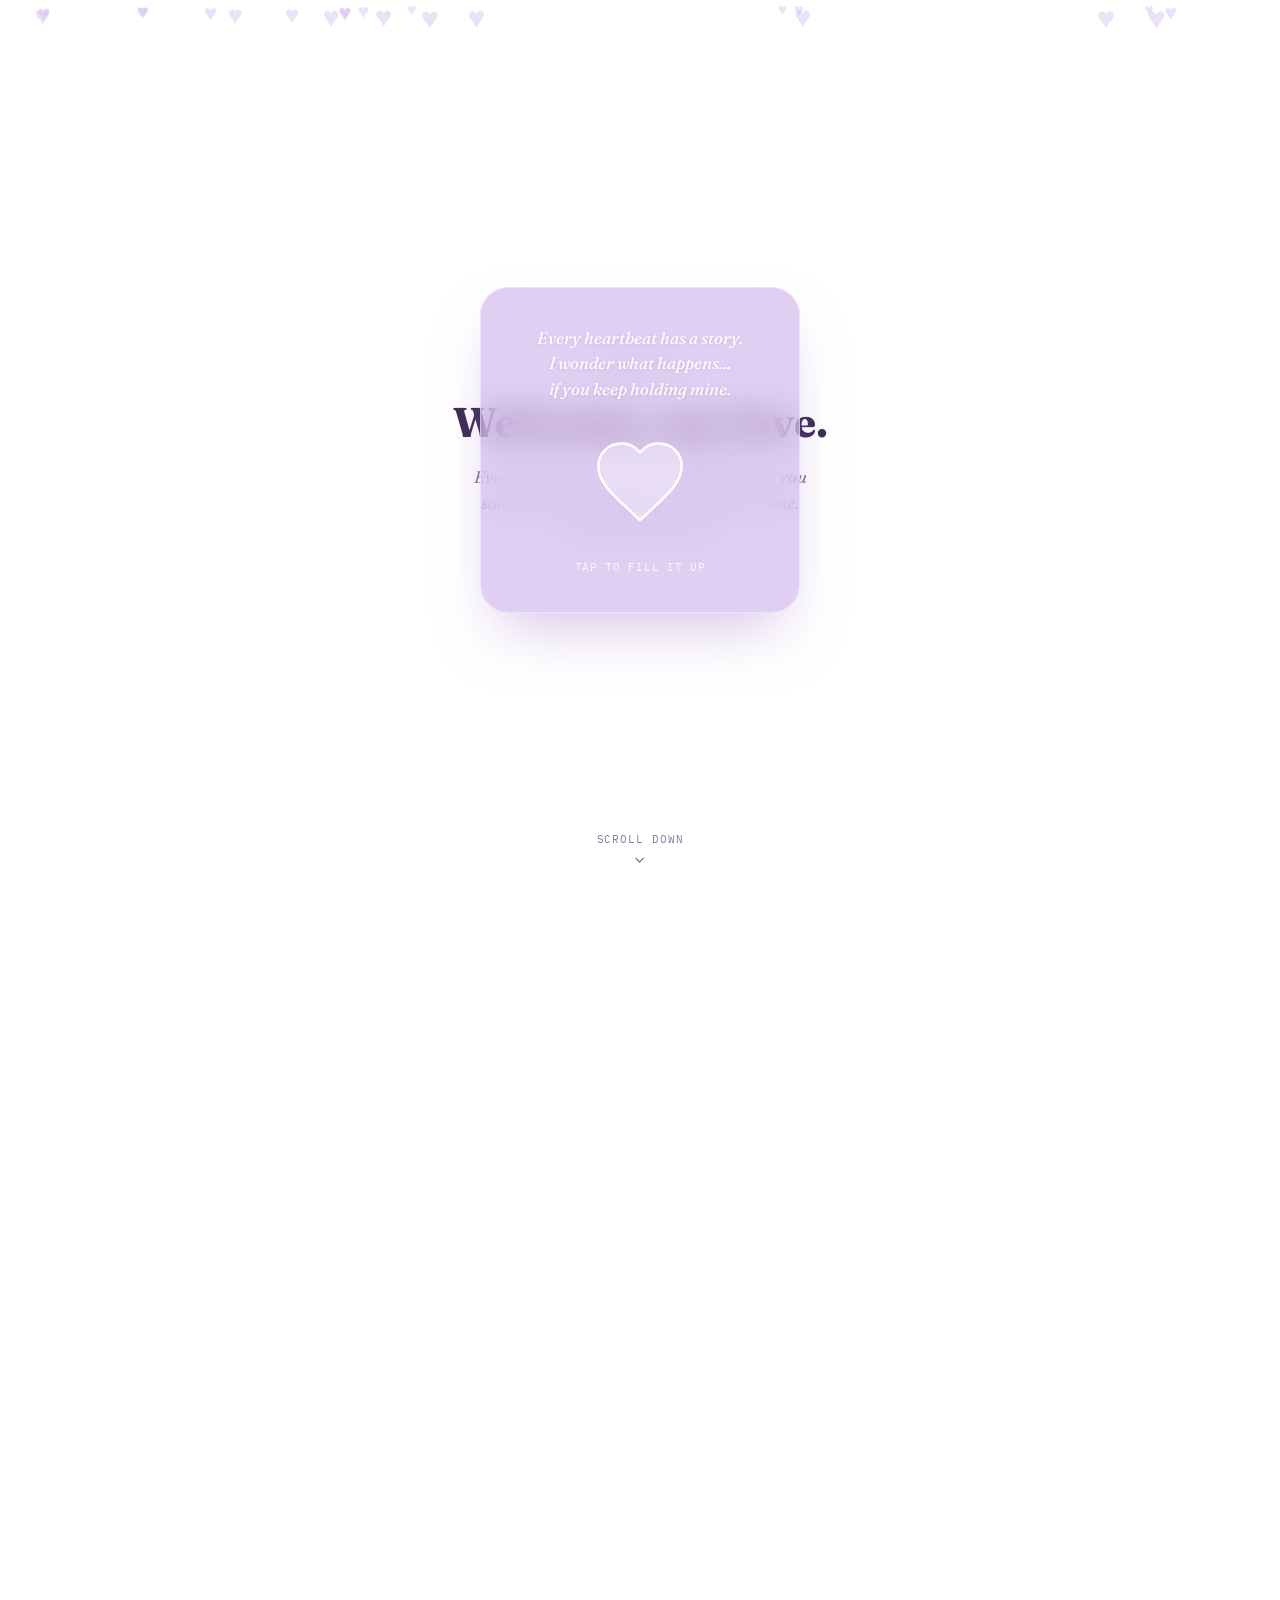
<file: index.html>
<!DOCTYPE html>
<html lang="en">
<head>
<meta charset="UTF-8">
<meta name="viewport" content="width=device-width, initial-scale=1.0, maximum-scale=1.0">
<title>For Her</title>
<link href="https://fonts.googleapis.com/css2?family=Fraunces:ital,opsz,wght@0,9..144,600;1,9..144,500&family=Work+Sans:wght@400;500&family=IBM+Plex+Mono:wght@400;500&display=swap" rel="stylesheet">
<link rel="stylesheet" href="style.css">
</head>
<body class="locked">

  <div class="bg-hearts" id="bgHearts"></div>

  <!-- LOCK SCREEN -->
  <div class="lock-screen" id="lockScreen">
    <div class="lock-card">
      <p class="lock-text">Every heartbeat has a story.<br>I wonder what happens...<br>if you keep holding mine.</p>
      <div class="lock-heart-wrap">
        <svg id="lockHeart" class="lock-heart-svg" viewBox="0 0 24 24">
          <defs><clipPath id="lockClip"><rect id="lockFillRect" x="0" y="24" width="24" height="0"/></clipPath></defs>
          <path class="lock-heart-outline" d="M12 21.35l-1.45-1.32C5.4 15.36 2 12.28 2 8.5 2 5.42 4.42 3 7.5 3c1.74 0 3.41.81 4.5 2.09C13.09 3.81 14.76 3 16.5 3 19.58 3 22 5.42 22 8.5c0 3.78-3.4 6.86-8.55 11.54L12 21.35z"/>
          <path class="lock-heart-fill" clip-path="url(#lockClip)" d="M12 21.35l-1.45-1.32C5.4 15.36 2 12.28 2 8.5 2 5.42 4.42 3 7.5 3c1.74 0 3.41.81 4.5 2.09C13.09 3.81 14.76 3 16.5 3 19.58 3 22 5.42 22 8.5c0 3.78-3.4 6.86-8.55 11.54L12 21.35z"/>
        </svg>
      </div>
      <p class="lock-hint">tap to fill it up</p>
    </div>
  </div>

  <!-- SECTION 1: WELCOME -->
  <section class="section" id="welcome">
    <p class="eyebrow">for you</p>
    <h1>Welcome, my love.</h1>
    <p>Every little heart you see is waiting to tell you something I love about you. Take your time. Discover some more!</p>
    <div class="scroll-hint"><span>scroll down</span><svg width="16" height="16" viewBox="0 0 24 24" fill="none" stroke="currentColor" stroke-width="2"><path d="M6 9l6 6 6-6"/></svg></div>
  </section>

  <!-- SECTION 2: ENVELOPE -->
  <section class="section" id="envelopeSection">
    <div class="envelope-wrap" id="envelopeWrap">
      <div class="envelope-body"></div>
      <div class="envelope-heart" id="envelopeHeart">♥</div>
      <div class="envelope-flap" id="envelopeFlap"></div>
      <div class="envelope-tap-hint" id="envelopeHint">click to open</div>
    </div>
    <div class="letter-card" id="letterCard">
      <div class="letter-scroll">
        Happy Girlfriend's Day, Mi Amoree❤️<br><br>
        If I could give you one thing today, it would be the ability to see yourself through my eyes. You would see the woman I admire, the one who makes my days brighter, and the person I choose, over and over again. This little website is my way of showing you what words alone never seem to be enough to say. Welcome, my love. This was made just for you.
      </div>
    </div>
    <div class="scroll-hint"><span>scroll down</span><svg width="16" height="16" viewBox="0 0 24 24" fill="none" stroke="currentColor" stroke-width="2"><path d="M6 9l6 6 6-6"/></svg></div>
  </section>

  <!-- SECTION 3: DISTANCE -->
  <section class="section" id="distanceSection">
    <div class="distance-touch-zone" id="distanceTouchZone">
      <div class="distance-flags"><span>🇵🇭</span><span>🇲🇽</span></div>
      <div class="distance-bar">
        <div class="distance-sprite" id="distanceSprite"></div>
      </div>
      <p class="hold-hint" id="holdHint">hold anywhere here</p>
    </div>
    <p class="distance-caption">Distance has never been able to measure how close I feel to you.</p>
    <div class="scroll-hint"><span>scroll down</span><svg width="16" height="16" viewBox="0 0 24 24" fill="none" stroke="currentColor" stroke-width="2"><path d="M6 9l6 6 6-6"/></svg></div>
  </section>

  <!-- SECTION 4: CHECKLIST -->
  <section class="section" id="checklistSection">
    <p class="eyebrow">us, so far</p>
    <ul class="checklist" id="checklist">
      <li data-checked="false"><span class="check-box"><svg viewBox="0 0 24 24" fill="none" stroke="white" stroke-width="3"><path d="M5 13l4 4L19 7"/></svg></span><span class="label">Watch the sunset together</span></li>
      <li data-checked="false"><span class="check-box"><svg viewBox="0 0 24 24" fill="none" stroke="white" stroke-width="3"><path d="M5 13l4 4L19 7"/></svg></span><span class="label">Cook together</span></li>
      <li data-checked="false"><span class="check-box"><svg viewBox="0 0 24 24" fill="none" stroke="white" stroke-width="3"><path d="M5 13l4 4L19 7"/></svg></span><span class="label">Visit your hometown</span></li>
      <li data-checked="false"><span class="check-box"><svg viewBox="0 0 24 24" fill="none" stroke="white" stroke-width="3"><path d="M5 13l4 4L19 7"/></svg></span><span class="label">Build our first home</span></li>
      <li data-checked="true" class="checked"><span class="check-box checked"><svg viewBox="0 0 24 24" fill="none" stroke="white" stroke-width="3"><path d="M5 13l4 4L19 7"/></svg></span><span class="label">Love you forever</span></li>
    </ul>
    <div class="scroll-hint"><span>scroll down</span><svg width="16" height="16" viewBox="0 0 24 24" fill="none" stroke="currentColor" stroke-width="2"><path d="M6 9l6 6 6-6"/></svg></div>
  </section>

  <!-- SECTION 5: CAROUSEL -->
  <section class="section" id="carouselSection">
    <p class="eyebrow">my favorite views</p>
    <div class="carousel-wrap">
      <div class="carousel-track" id="carouselTrack">
  <div class="carousel-slide"><img src="IMG_20260326_023455_244_(1).jpg" style="width:100%;height:100%;object-fit:cover;border-radius:16px;"></div>
  <div class="carousel-slide"><img src="IMG_20260326_023458_088_(1).jpg" style="width:100%;height:100%;object-fit:cover;border-radius:16px;"></div>
  <div class="carousel-slide"><img src="IMG_20260517_232417_786.jpg" style="width:100%;height:100%;object-fit:cover;border-radius:16px;"></div>
  <div class="carousel-slide"><img src="IMG_20260517_232419_821.jpg" style="width:100%;height:100%;object-fit:cover;border-radius:16px;"></div>
  <div class="carousel-slide"><img src="IMG_20260519_234238_450.jpg" style="width:100%;height:100%;object-fit:cover;border-radius:16px;"></div>
  <div class="carousel-slide"><img src="IMG_20260611_222639_822.jpg" style="width:100%;height:100%;object-fit:cover;border-radius:16px;"></div>
  <div class="carousel-slide"><img src="IMG_20260611_222641_205.jpg" style="width:100%;height:100%;object-fit:cover;border-radius:16px;"></div>
  <div class="carousel-slide"><img src="IMG_20260629_195043_189.jpg" style="width:100%;height:100%;object-fit:cover;border-radius:16px;"></div>
  <div class="carousel-slide"><img src="IMG_20260703_184904_004.jpg" style="width:100%;height:100%;object-fit:cover;border-radius:16px;"></div>
  <div class="carousel-slide"><img src="IMG_20260703_185634_228.jpg" style="width:100%;height:100%;object-fit:cover;border-radius:16px;"></div>
  <div class="carousel-slide"><img src="IMG_20260703_185638_194.jpg" style="width:100%;height:100%;object-fit:cover;border-radius:16px;"></div>
  <div class="carousel-slide"><img src="IMG_20260714_184703_007.jpg" style="width:100%;height:100%;object-fit:cover;border-radius:16px;"></div>
  <div class="carousel-slide"><img src="IMG_20260728_001121_857.jpg" style="width:100%;height:100%;object-fit:cover;border-radius:16px;"></div>
  <div class="carousel-slide"><img src="IMG_20260729_231412_092.jpg" style="width:100%;height:100%;object-fit:cover;border-radius:16px;"></div>
  <div class="carousel-slide"><img src="IMG_20260729_231414_424.jpg" style="width:100%;height:100%;object-fit:cover;border-radius:16px;"></div>
  <div class="carousel-slide"><img src="IMG_20260729_231416_659.jpg" style="width:100%;height:100%;object-fit:cover;border-radius:16px;"></div>
  <div class="carousel-slide"><img src="IMG_20260730_075014_218.jpg" style="width:100%;height:100%;object-fit:cover;border-radius:16px;"></div>
  <div class="carousel-slide"><img src="IMG_20260730_075015_745.jpg" style="width:100%;height:100%;object-fit:cover;border-radius:16px;"></div>
</div>
<div class="carousel-dots" id="carouselDots"></div>

      <button class="me-button" id="meButton">me</button>
    </div>
    <div class="scroll-hint" style="margin-top:3rem; position:static; transform:none;"><span>scroll down</span><svg width="16" height="16" viewBox="0 0 24 24" fill="none" stroke="currentColor" stroke-width="2"><path d="M6 9l6 6 6-6"/></svg></div>
  </section>

  <!-- SECTION 6: HEARTBEAT MODE -->
  <section class="section" id="heartbeatSection">
    <p class="eyebrow">heartbeat mode</p>
    <div class="heartbeat-wrap">
      <svg id="heartbeatSvg" class="heartbeat-svg" viewBox="0 0 24 24" fill="currentColor"><path d="M12 21.35l-1.45-1.32C5.4 15.36 2 12.28 2 8.5 2 5.42 4.42 3 7.5 3c1.74 0 3.41.81 4.5 2.09C13.09 3.81 14.76 3 16.5 3 19.58 3 22 5.42 22 8.5c0 3.78-3.4 6.86-8.55 11.54L12 21.35z"/></svg>
      <div class="finger-hint" id="fingerHint">
        <svg class="fingerprint-icon" viewBox="0 0 24 24" fill="none" stroke="currentColor" stroke-width="1.4" stroke-linecap="round">
          <path d="M12 2a7 7 0 0 0-7 7c0 1.7.3 2.9.8 4.2"/>
          <path d="M12 2a7 7 0 0 1 7 7c0 2-.3 4.2-1 6"/>
          <path d="M8 21c-1.2-1.6-2-4-2-6.5A6 6 0 0 1 12 8.5a6 6 0 0 1 6 5.7c0 1.2-.1 2.2-.4 3.1"/>
          <path d="M12 11.5a3.2 3.2 0 0 1 3.2 3.4c0 2.2-.6 4-1.6 5.4"/>
          <path d="M9 19.5c-.6-1-1-2.6-1-4.2a4 4 0 0 1 4-4"/>
        </svg>
        <span class="finger-hint-text">put finger here</span>
      </div>
    </div>
    <div class="hidden-sentence" id="hiddenSentence"></div>
  </section>

  <!-- SECTION 7: START OVER -->
  <section class="section" id="startOverSection">
    <h2 style="font-size:1.6rem;">that's everything, for now.</h2>
    <button class="start-over-btn" id="startOverBtn">start over?</button>
  </section>

<script src="script.js"></script>
</body>
</html>
</file>
<file: style.css>
:root {
  --lilac: #C9A8E9;
  --lilac-deep: #A97FD1;
  --lilac-pale: #F1E6FB;
  --heart: #D95A86;
  --heart-soft: #F3C9D8;
  --ink: #3B2A52;
  --muted: #8A78A3;
  --display: 'Fraunces', serif;
  --body: 'Work Sans', sans-serif;
  --mono: 'IBM Plex Mono', monospace;
}
* { box-sizing: border-box; -webkit-tap-highlight-color: transparent; }
html, body { margin: 0; padding: 0; background: #ffffff; font-family: var(--body); color: var(--ink); overflow-x: hidden; }
body.locked { overflow: hidden; height: 100vh; }
h1, h2 { font-family: var(--display); margin: 0; }
p { margin: 0; }

/* ============ floating bg hearts ============ */
.bg-hearts { position: fixed; inset: 0; z-index: 1; pointer-events: none; overflow: hidden; }
.bg-heart { position: absolute; color: var(--lilac); opacity: 0.35; animation: floatY linear infinite; }
@keyframes floatY {
  0% { transform: translateY(10vh) rotate(0deg); }
  100% { transform: translateY(-120vh) rotate(30deg); }
}

/* ============ lock screen ============ */
.lock-screen {
  position: fixed; inset: 0; z-index: 100;
  display: flex; align-items: center; justify-content: center;
  transition: opacity 0.9s ease, visibility 0.9s ease;
}
.lock-screen.hidden { opacity: 0; visibility: hidden; pointer-events: none; }
.lock-card {
  width: min(320px, 85vw); padding: 2.4rem 1.8rem; border-radius: 28px;
  background: rgba(201,168,233,0.55); backdrop-filter: blur(18px); -webkit-backdrop-filter: blur(18px);
  border: 1px solid rgba(255,255,255,0.4);
  text-align: center; box-shadow: 0 30px 60px -20px rgba(169,127,209,0.5);
}
.lock-text { font-family: var(--display); font-style: italic; font-size: 1.05rem; color: #fff; line-height: 1.5; margin-bottom: 1.8rem; text-shadow: 0 1px 4px rgba(0,0,0,0.1); }
.lock-heart-wrap { position: relative; width: 110px; height: 110px; margin: 0 auto; }
.lock-heart-svg { width: 100px; height: 100px; cursor: pointer; transition: transform 0.12s ease; }
.lock-heart-svg.pressed { transform: scale(0.9); }
.lock-heart-outline { fill: rgba(255,255,255,0.35); stroke: #fff; stroke-width: 0.6; }
.lock-heart-fill { fill: var(--heart); }
.lock-hint { margin-top: 1.2rem; font-family: var(--mono); font-size: 0.7rem; letter-spacing: 0.06em; color: rgba(255,255,255,0.85); text-transform: uppercase; }

.burst-particle { position: fixed; top: 0; left: 0; pointer-events: none; z-index: 200; animation: burst 1.3s ease-out forwards; font-size: 22px; }
@keyframes burst {
  0% { transform: translate(0,0) scale(0.5) rotate(0deg); opacity: 1; }
  100% { transform: translate(var(--dx), var(--dy)) scale(1.2) rotate(var(--rot)); opacity: 0; }
}

/* ============ sections ============ */
.section {
  min-height: 100vh; width: 100%; position: relative; z-index: 2;
  display: flex; flex-direction: column; align-items: center; justify-content: center;
  padding: 4rem 1.5rem; text-align: center;
}
.eyebrow { font-family: var(--mono); font-size: 0.72rem; letter-spacing: 0.16em; text-transform: uppercase; color: var(--lilac-deep); margin-bottom: 0.8rem; }
.scroll-hint { position: absolute; bottom: 2rem; left: 50%; transform: translateX(-50%); font-family: var(--mono); font-size: 0.7rem; letter-spacing: 0.08em; color: var(--muted); text-transform: uppercase; display: flex; flex-direction: column; align-items: center; gap: 0.4rem; }
.scroll-hint svg { animation: bounce 1.6s ease-in-out infinite; }
@keyframes bounce { 0%,100% { transform: translateY(0); } 50% { transform: translateY(8px); } }

/* section 1: welcome */
#welcome h1 { font-size: clamp(1.8rem, 7vw, 2.6rem); color: var(--ink); margin-bottom: 1rem; }
#welcome p { font-family: var(--display); font-style: italic; font-size: 1.05rem; color: var(--muted); max-width: 32ch; line-height: 1.6; }

/* section 2: envelope */
.envelope-wrap { position: relative; width: 260px; height: 180px; cursor: pointer; }
.envelope-body { position: absolute; inset: 0; background: var(--lilac-pale); border: 1.5px solid var(--lilac); border-radius: 8px; box-shadow: 0 20px 40px -20px rgba(169,127,209,0.4); }
.envelope-flap { position: absolute; top: 0; left: 0; width: 100%; height: 100%; clip-path: polygon(0 0, 50% 55%, 100% 0); background: var(--lilac); border-radius: 8px 8px 0 0; transform-origin: top; transition: transform 0.7s cubic-bezier(.4,1.4,.6,1); z-index: 3; }
.envelope-flap.open { transform: rotateX(180deg); }
.envelope-heart { position: absolute; top: 42%; left: 50%; transform: translate(-50%,-50%); z-index: 4; color: var(--heart); font-size: 1.5rem; transition: opacity 0.3s; }
.envelope-heart.hide { opacity: 0; }
.envelope-tap-hint { position: absolute; bottom: -2.2rem; left: 50%; transform: translateX(-50%); font-family: var(--mono); font-size: 0.7rem; letter-spacing: 0.05em; color: var(--muted); text-transform: uppercase; transition: opacity 0.5s; white-space: nowrap; }
.envelope-tap-hint.hide { opacity: 0; }

.letter-card {
  width: min(340px, 88vw); max-height: 0; overflow: hidden; opacity: 0;
  background: #fff; border-radius: 16px; box-shadow: 0 25px 50px -20px rgba(169,127,209,0.4);
  margin-top: 2rem; transition: max-height 0.9s ease, opacity 0.9s ease, margin 0.9s ease;
}
.letter-card.open { max-height: 420px; opacity: 1; }
.letter-scroll { max-height: 380px; overflow-y: auto; padding: 1.8rem 1.6rem; font-family: var(--display); font-size: 0.98rem; line-height: 1.8; color: var(--ink); text-align: left; }

/* section 3: distance */
.distance-bar { width: min(300px, 85vw); height: 6px; background: var(--lilac-pale); border-radius: 999px; position: relative; margin: 2.5rem 0; }
.distance-fill-track { position: absolute; top: -22px; left: 0; width: 100%; }
.distance-sprite {
  position: absolute; top: -24px; left: 0;
  width: 64px; height: 60px;
  background-image: url('bear-sprite.png');
  background-repeat: no-repeat;
  background-size: 256px 121px;
  background-position-y: 0;
  animation: bearWalk 0.7s steps(4) infinite;
  transition: left 0.1s linear;
}
@keyframes bearWalk {
  from { background-position-x: 0; }
  to { background-position-x: -256px; }
}
.distance-flags { display: flex; justify-content: space-between; width: min(300px, 85vw); font-size: 1.6rem; }
.hold-hint { margin-top: 1.5rem; font-family: var(--mono); font-size: 0.7rem; letter-spacing: 0.06em; color: var(--muted); text-transform: uppercase; transition: opacity 0.4s; }
.hold-hint.hide { opacity: 0.25; }
.distance-caption { margin-top: 2rem; font-family: var(--display); font-style: italic; color: var(--muted); max-width: 30ch; }
.distance-touch-zone { width: 100%; max-width: 340px; padding: 2rem 0; user-select: none; }

/* section 4: checklist */
.checklist { list-style: none; padding: 0; margin: 2rem 0 0; text-align: left; width: min(300px, 85vw); }
.checklist li { display: flex; align-items: center; gap: 0.8rem; padding: 0.7rem 0; font-family: var(--body); font-size: 1rem; color: var(--ink); cursor: pointer; }
.check-box { width: 22px; height: 22px; border-radius: 6px; border: 2px solid var(--lilac); flex-shrink: 0; display: flex; align-items: center; justify-content: center; transition: background 0.25s ease, border-color 0.25s ease; }
.check-box.checked { background: var(--heart); border-color: var(--heart); }
.check-box svg { opacity: 0; transition: opacity 0.2s ease; width: 13px; height: 13px; }
.check-box.checked svg { opacity: 1; }
.checklist li.checked span.label { text-decoration: line-through; color: var(--muted); }

/* section 5: carousel */
.carousel-wrap { width: min(320px, 90vw); position: relative; }
.carousel-track { display: flex; overflow-x: auto; scroll-snap-type: x mandatory; border-radius: 16px; gap: 0; -webkit-overflow-scrolling: touch; }
.carousel-track::-webkit-scrollbar { display: none; }
.carousel-slide { scroll-snap-align: center; flex: 0 0 100%; aspect-ratio: 4/5; background: linear-gradient(135deg, var(--lilac-pale), var(--heart-soft)); display: flex; align-items: center; justify-content: center; color: var(--lilac-deep); font-family: var(--mono); font-size: 0.75rem; border-radius: 16px; }
.me-button {
  position: absolute; bottom: -1.6rem; right: 0.5rem; width: 56px; height: 56px; border-radius: 50%;
  background: var(--heart); color: #fff; border: none; font-family: var(--display); font-style: italic; font-size: 0.85rem;
  box-shadow: 0 12px 24px -8px rgba(217,90,134,0.6); cursor: pointer;
}
.me-modal { position: fixed; inset: 0; background: rgba(59,42,82,0.55); z-index: 300; display: flex; align-items: center; justify-content: center; opacity: 0; visibility: hidden; transition: opacity 0.3s ease, visibility 0.3s ease; }
.me-modal.open { opacity: 1; visibility: visible; }
.me-modal-card { width: min(280px, 85vw); aspect-ratio: 1; background: linear-gradient(135deg, var(--lilac-pale), var(--heart-soft)); border-radius: 20px; display: flex; align-items: center; justify-content: center; color: var(--lilac-deep); font-family: var(--mono); font-size: 0.75rem; text-align: center; padding: 1rem; }

/* section 6: heartbeat mode */
.heartbeat-wrap { position: relative; width: 160px; height: 160px; display: flex; align-items: center; justify-content: center; }
.heartbeat-svg { width: 130px; height: 130px; transition: transform 0.15s ease; color: var(--heart); }
.heartbeat-svg.beating { animation: beat 0.55s ease-in-out infinite; }
@keyframes beat { 0%,100% { transform: scale(1); } 30% { transform: scale(1.18); } 50% { transform: scale(0.96); } 70% { transform: scale(1.1); } }
.finger-hint { position: absolute; inset: 0; display: flex; flex-direction: column; align-items: center; justify-content: center; gap: 0.5rem; transition: opacity 0.4s ease; pointer-events: none; }
.finger-hint.hide { opacity: 0; }
.fingerprint-icon { width: 46px; height: 46px; color: #fff; animation: fingerprintPulse 1.8s ease-in-out infinite; filter: drop-shadow(0 2px 6px rgba(59,42,82,0.35)); }
@keyframes fingerprintPulse { 0%,100% { opacity: 0.55; transform: scale(1); } 50% { opacity: 1; transform: scale(1.08); } }
.finger-hint-text { font-family: var(--mono); font-size: 0.62rem; letter-spacing: 0.05em; color: #fff; text-transform: uppercase; text-shadow: 0 1px 4px rgba(59,42,82,0.4); }
.hidden-sentence { margin-top: 2.5rem; font-family: var(--display); font-style: italic; font-size: 1.2rem; color: var(--ink); min-height: 2rem; opacity: 0; transition: opacity 0.3s ease; }
.hidden-sentence.show { opacity: 1; }

/* section 7: start over */
.start-over-btn { margin-top: 1.5rem; padding: 0.9rem 2rem; border-radius: 999px; border: none; background: var(--heart); color: #fff; font-family: var(--mono); font-size: 0.8rem; letter-spacing: 0.05em; text-transform: uppercase; cursor: pointer; box-shadow: 0 15px 30px -10px rgba(217,90,134,0.5); }

.carousel-dots { display: flex; gap: 6px; justify-content: center; margin-top: 1rem; }
.carousel-dot { width: 6px; height: 6px; border-radius: 50%; background: var(--lilac-pale); transition: background 0.25s ease, transform 0.25s ease; }
.carousel-dot.active { background: var(--heart); transform: scale(1.4); }
</file>
